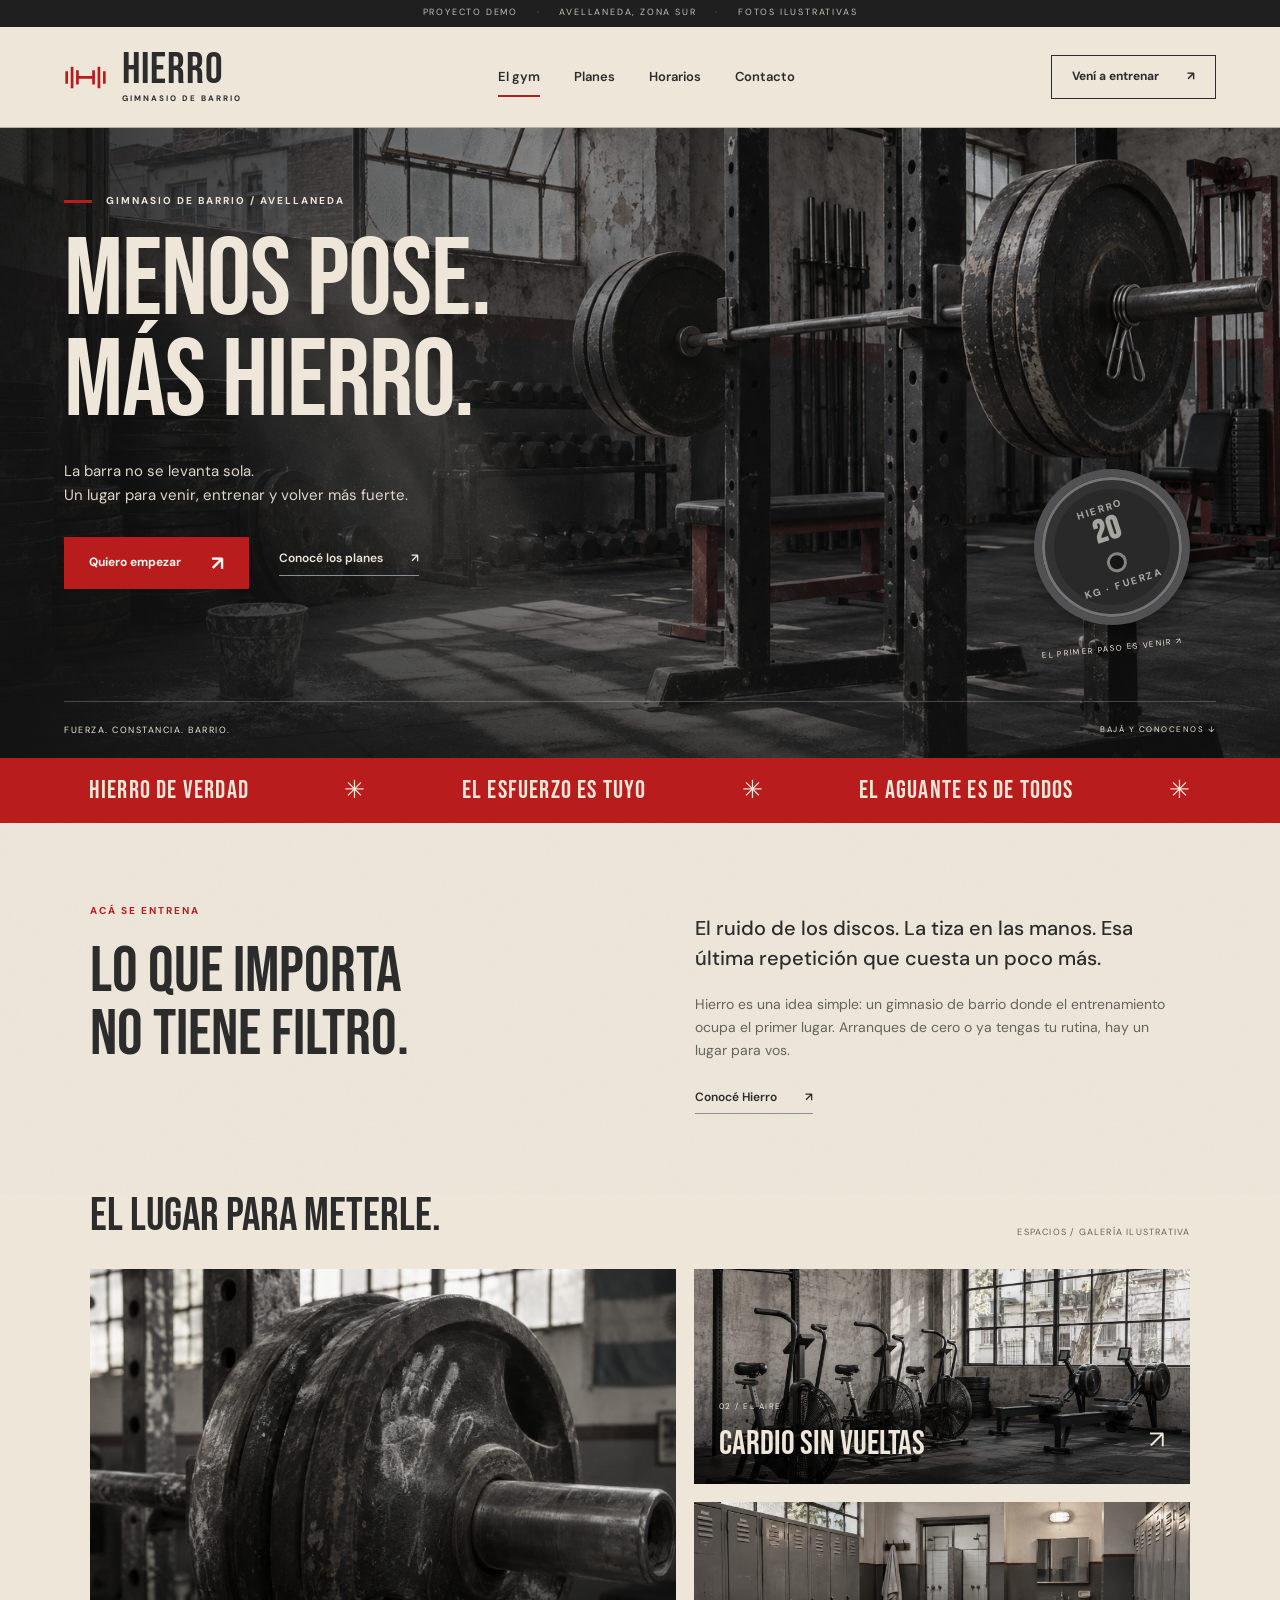
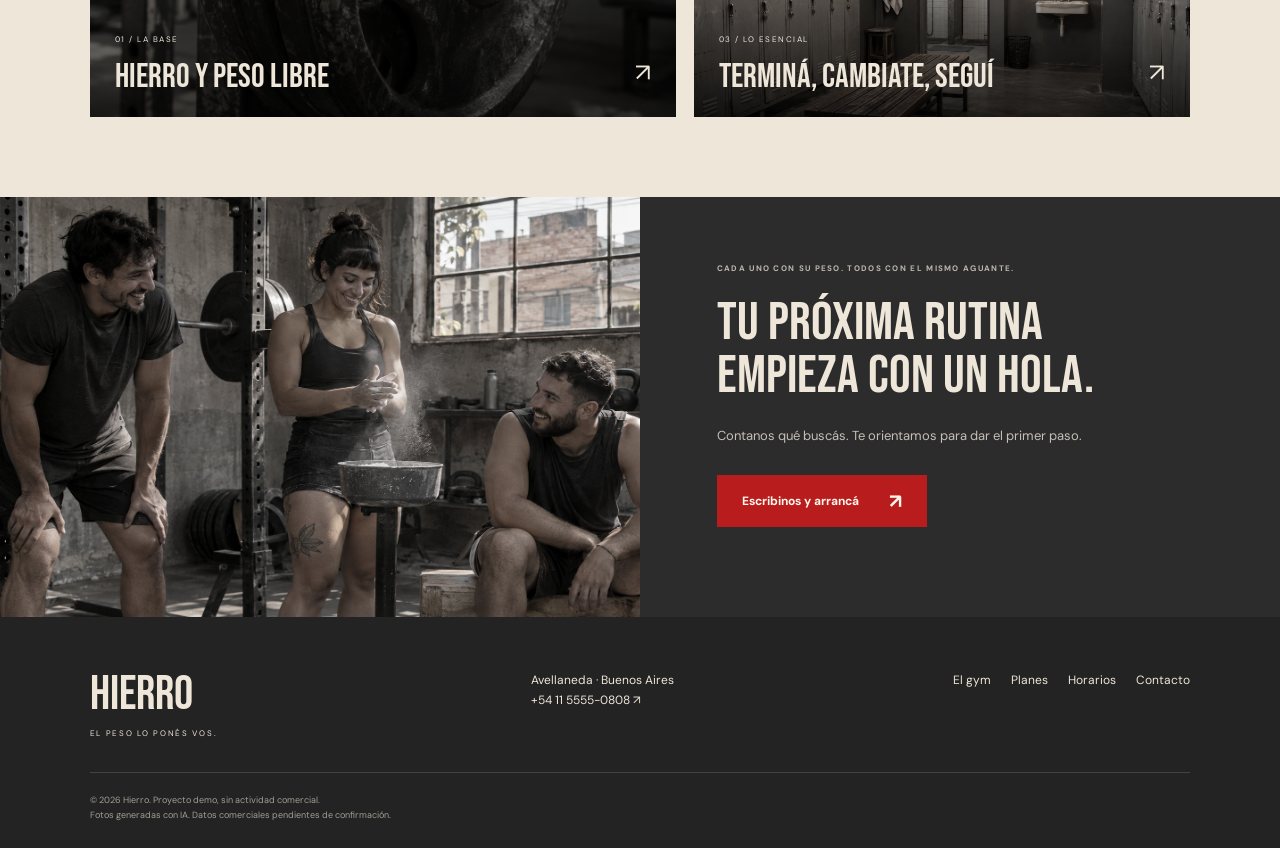
<file: index.html>
<!doctype html><html lang="es-AR"><head><meta charset="utf-8"><meta name="viewport" content="width=device-width,initial-scale=1"><meta name="robots" content="noindex,nofollow"><meta name="theme-color" content="#2C2C2C"><meta name="description" content="Hierro, gimnasio de barrio en Avellaneda. Proyecto demo de entrenamiento honesto, fuerza y comunidad."><title>Gimnasio de barrio — Hierro · Avellaneda</title><link rel="icon" href="assets/favicon.svg" type="image/svg+xml"><link rel="stylesheet" href="styles.css"><script src="script.js" defer></script></head><body><a class="skip" href="#contenido">Saltar al contenido</a><div class="demo-bar">PROYECTO DEMO <span>·</span> AVELLANEDA, ZONA SUR <span>·</span> FOTOS ILUSTRATIVAS</div><header><a class="brand" href="index.html" aria-label="Hierro, inicio"><svg viewBox="0 0 48 30" aria-hidden="true"><path d="M3 8v14M9 3v24M15 7v16M15 15h18M33 7v16M39 3v24M45 8v14"/></svg>HIERRO<span>GIMNASIO DE BARRIO</span></a><button class="menu-toggle" aria-expanded="false" aria-controls="nav">Menú <span>+</span></button><nav id="nav" aria-label="Principal"><a href="index.html" aria-current="page">El gym</a><a href="planes.html" >Planes</a><a href="horarios.html" >Horarios</a><a href="contacto.html" >Contacto</a></nav><a class="header-cta" href="contacto.html">Vení a entrenar <span>↗</span></a></header><main id="contenido"><section class="hero"><img class="hero-photo" src="assets/hero-rack.png" alt="Rack de sentadillas y discos de hierro en una sala de cemento" fetchpriority="high"><div class="hero-shade"></div><div class="hero-content"><p class="eyebrow"><span class="red-line"></span> GIMNASIO DE BARRIO / AVELLANEDA</p><h1 class="kinetic"><span>MENOS POSE.</span><span>MÁS HIERRO.</span></h1><p class="hero-copy">La barra no se levanta sola.<br>Un lugar para venir, entrenar y volver más fuerte.</p><div class="hero-actions"><a class="button" href="https://wa.me/541155550808?text=Hola%2C%20vi%20la%20demo%20de%20Hierro%20y%20quiero%20consultar%20para%20empezar." target="_blank" rel="noopener">Quiero empezar<span aria-hidden="true">↗</span></a><a class="text-link" href="planes.html">Conocé los planes <span>↗</span></a></div></div><a class="plate-link" href="planes.html" aria-label="Conocé los planes de Hierro"><span class="plate" aria-hidden="true"><span>HIERRO</span><b>20</b><i></i><span>KG · FUERZA</span></span><span class="plate-hint">EL PRIMER PASO ES VENIR ↗</span></a><div class="hero-bottom"><span>FUERZA. CONSTANCIA. BARRIO.</span><a href="#el-gym">BAJÁ Y CONOCENOS ↓</a></div></section><div class="ticker" aria-hidden="true"><span>HIERRO DE VERDAD</span><b>✳</b><span>EL ESFUERZO ES TUYO</span><b>✳</b><span>EL AGUANTE ES DE TODOS</span><b>✳</b></div><section id="el-gym" class="intro section"><div><p class="eyebrow">ACÁ SE ENTRENA</p><h2>Lo que importa<br>no tiene filtro.</h2></div><div class="intro-copy"><p>El ruido de los discos. La tiza en las manos. Esa última repetición que cuesta un poco más.</p><p>Hierro es una idea simple: un gimnasio de barrio donde el entrenamiento ocupa el primer lugar. Arranques de cero o ya tengas tu rutina, hay un lugar para vos.</p><a class="text-link dark" href="contacto.html">Conocé Hierro <span>↗</span></a></div></section><section class="spaces section"><div class="section-heading"><h2>El lugar para meterle.</h2><span>ESPACIOS / GALERÍA ILUSTRATIVA</span></div><div class="gallery"><a class="gallery-main" href="planes.html"><img src="assets/placas.png" loading="lazy" alt="Discos de hierro con marcas de tiza"><div><span>01 / LA BASE</span><h3>Hierro y peso libre</h3><b>↗</b></div></a><a href="horarios.html"><img src="assets/cardio.png" loading="lazy" alt="Bicicletas y remos en una sala industrial"><div><span>02 / EL AIRE</span><h3>Cardio sin vueltas</h3><b>↗</b></div></a><a href="contacto.html"><img src="assets/vestuarios.png" loading="lazy" alt="Vestuarios con lockers metálicos y banco de madera"><div><span>03 / LO ESENCIAL</span><h3>Terminá, cambiate, seguí</h3><b>↗</b></div></a></div></section><section class="community"><img src="assets/comunidad.png" loading="lazy" alt="Personas compartiendo un descanso en el gimnasio"><div><p class="eyebrow">CADA UNO CON SU PESO. TODOS CON EL MISMO AGUANTE.</p><h2>Tu próxima rutina<br>empieza con un hola.</h2><p>Contanos qué buscás. Te orientamos para dar el primer paso.</p><a class="button" href="https://wa.me/541155550808?text=Hola%2C%20vi%20la%20demo%20de%20Hierro%20y%20quiero%20consultar%20para%20empezar." target="_blank" rel="noopener">Escribinos y arrancá<span aria-hidden="true">↗</span></a></div></section></main><footer><a class="footer-brand" href="index.html">HIERRO<span>EL PESO LO PONÉS VOS.</span></a><div>Avellaneda · Buenos Aires<br><a href="https://wa.me/541155550808" target="_blank" rel="noopener">+54 11 5555-0808 ↗</a></div><div class="footer-links"><a href="index.html" aria-current="page">El gym</a><a href="planes.html" >Planes</a><a href="horarios.html" >Horarios</a><a href="contacto.html" >Contacto</a></div><div class="fineprint">© 2026 Hierro. Proyecto demo, sin actividad comercial.<br>Fotos generadas con IA. Datos comerciales pendientes de confirmación.</div></footer></body></html>
</file>
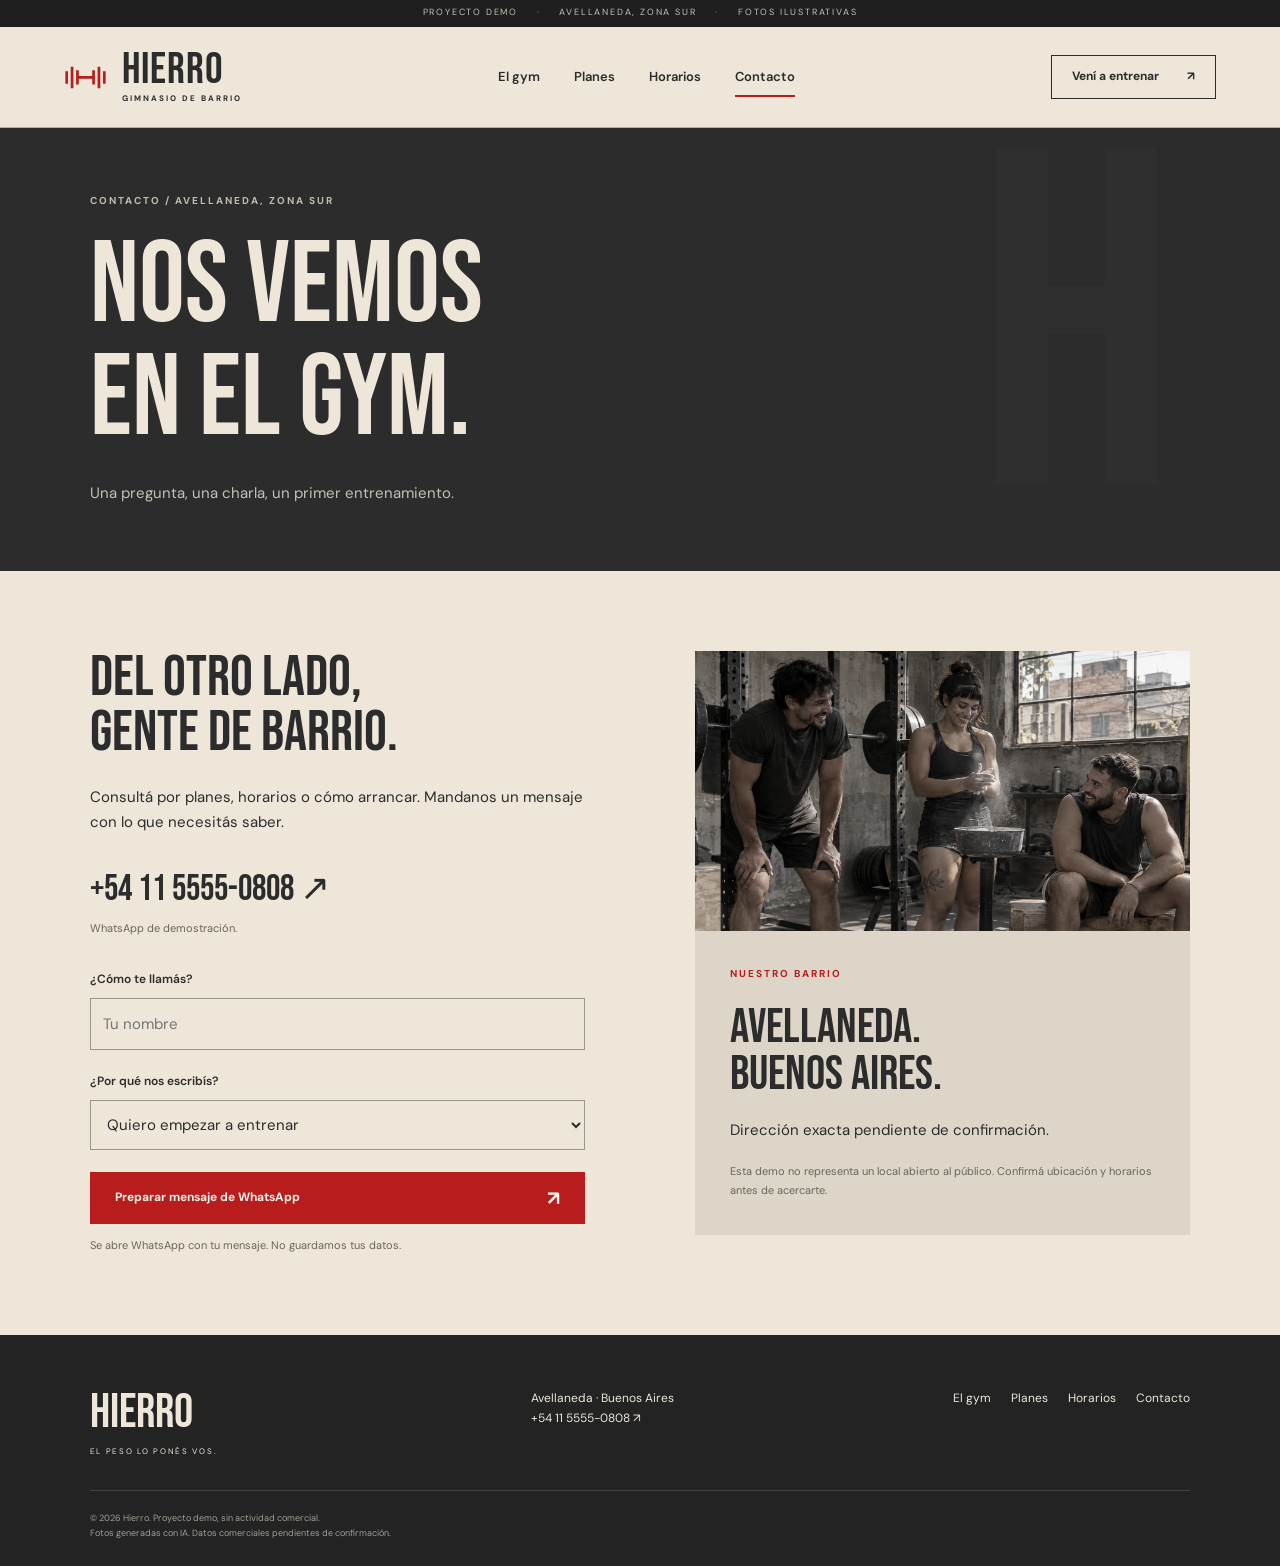
<file: contacto.html>
<!doctype html><html lang="es-AR"><head><meta charset="utf-8"><meta name="viewport" content="width=device-width,initial-scale=1"><meta name="robots" content="noindex,nofollow"><meta name="theme-color" content="#2C2C2C"><meta name="description" content="Hierro, gimnasio de barrio en Avellaneda. Proyecto demo de entrenamiento honesto, fuerza y comunidad."><title>Contacto — Hierro · Avellaneda</title><link rel="icon" href="assets/favicon.svg" type="image/svg+xml"><link rel="stylesheet" href="styles.css"><script src="script.js" defer></script></head><body><a class="skip" href="#contenido">Saltar al contenido</a><div class="demo-bar">PROYECTO DEMO <span>·</span> AVELLANEDA, ZONA SUR <span>·</span> FOTOS ILUSTRATIVAS</div><header><a class="brand" href="index.html" aria-label="Hierro, inicio"><svg viewBox="0 0 48 30" aria-hidden="true"><path d="M3 8v14M9 3v24M15 7v16M15 15h18M33 7v16M39 3v24M45 8v14"/></svg>HIERRO<span>GIMNASIO DE BARRIO</span></a><button class="menu-toggle" aria-expanded="false" aria-controls="nav">Menú <span>+</span></button><nav id="nav" aria-label="Principal"><a href="index.html" >El gym</a><a href="planes.html" >Planes</a><a href="horarios.html" >Horarios</a><a href="contacto.html" aria-current="page">Contacto</a></nav><a class="header-cta" href="contacto.html">Vení a entrenar <span>↗</span></a></header><main id="contenido"><section class="page-title section"><p class="eyebrow">CONTACTO / AVELLANEDA, ZONA SUR</p><h1>Nos vemos<br>en el gym.</h1><p>Una pregunta, una charla, un primer entrenamiento.</p></section><section class="contact-layout section"><div><h2>Del otro lado,<br>gente de barrio.</h2><p>Consultá por planes, horarios o cómo arrancar. Mandanos un mensaje con lo que necesitás saber.</p><a class="phone" href="https://wa.me/541155550808" target="_blank" rel="noopener">+54 11 5555-0808 ↗</a><p class="note">WhatsApp de demostración.</p><form id="contact-form"><label for="name">¿Cómo te llamás?</label><input id="name" name="name" autocomplete="given-name" placeholder="Tu nombre" required maxlength="60"><label for="interest">¿Por qué nos escribís?</label><select id="interest" name="interest"><option>Quiero empezar a entrenar</option><option>Quiero consultar planes</option><option>Quiero consultar horarios</option></select><button class="button" type="submit">Preparar mensaje de WhatsApp <span>↗</span></button><p class="note">Se abre WhatsApp con tu mensaje. No guardamos tus datos.</p></form></div><div class="location"><img src="assets/comunidad.png" alt="Comunidad de entrenamiento en una sala de fuerza"><div><p class="eyebrow">NUESTRO BARRIO</p><h2>Avellaneda.<br>Buenos Aires.</h2><p>Dirección exacta pendiente de confirmación.</p><p class="note">Esta demo no representa un local abierto al público. Confirmá ubicación y horarios antes de acercarte.</p></div></div></section></main><footer><a class="footer-brand" href="index.html">HIERRO<span>EL PESO LO PONÉS VOS.</span></a><div>Avellaneda · Buenos Aires<br><a href="https://wa.me/541155550808" target="_blank" rel="noopener">+54 11 5555-0808 ↗</a></div><div class="footer-links"><a href="index.html" >El gym</a><a href="planes.html" >Planes</a><a href="horarios.html" >Horarios</a><a href="contacto.html" aria-current="page">Contacto</a></div><div class="fineprint">© 2026 Hierro. Proyecto demo, sin actividad comercial.<br>Fotos generadas con IA. Datos comerciales pendientes de confirmación.</div></footer></body></html>
</file>
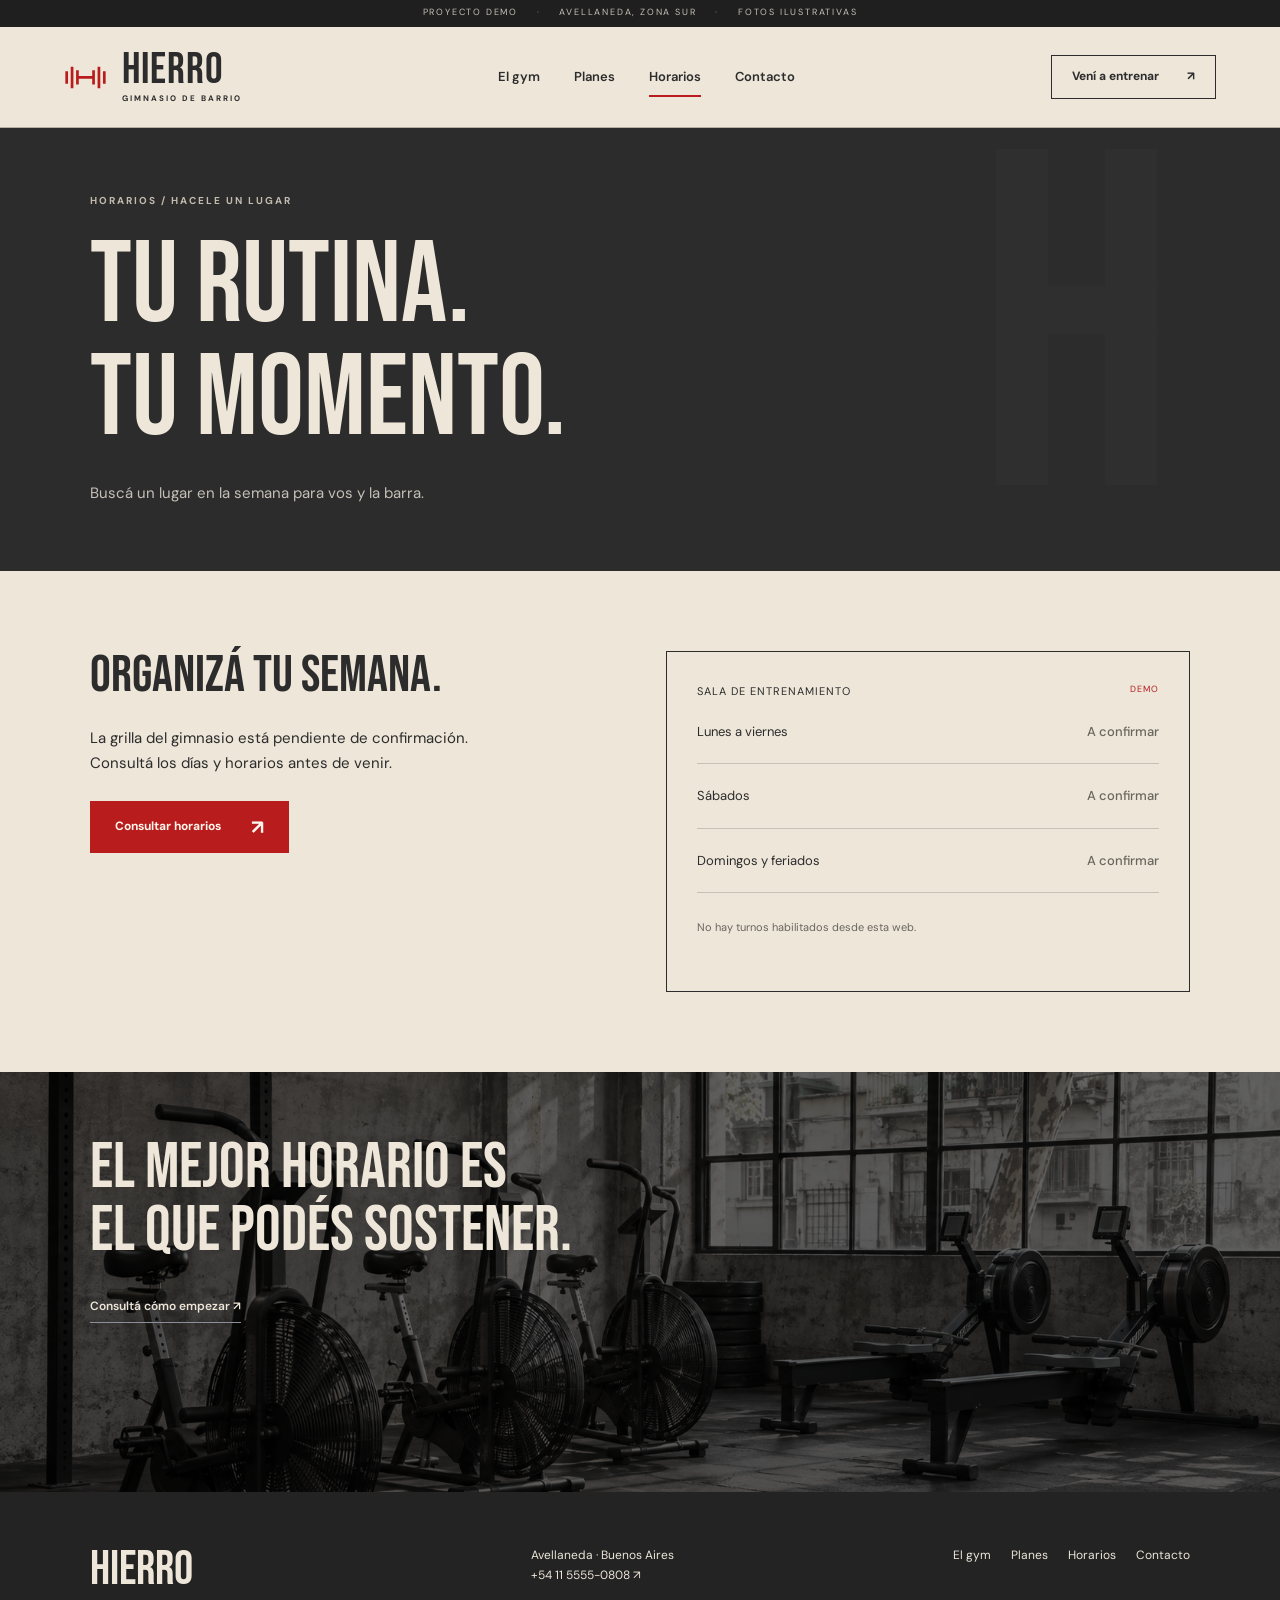
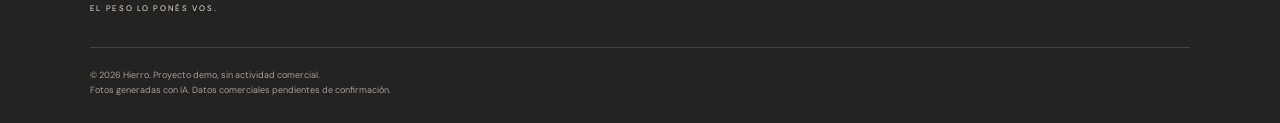
<file: horarios.html>
<!doctype html><html lang="es-AR"><head><meta charset="utf-8"><meta name="viewport" content="width=device-width,initial-scale=1"><meta name="robots" content="noindex,nofollow"><meta name="theme-color" content="#2C2C2C"><meta name="description" content="Hierro, gimnasio de barrio en Avellaneda. Proyecto demo de entrenamiento honesto, fuerza y comunidad."><title>Horarios — Hierro · Avellaneda</title><link rel="icon" href="assets/favicon.svg" type="image/svg+xml"><link rel="stylesheet" href="styles.css"><script src="script.js" defer></script></head><body><a class="skip" href="#contenido">Saltar al contenido</a><div class="demo-bar">PROYECTO DEMO <span>·</span> AVELLANEDA, ZONA SUR <span>·</span> FOTOS ILUSTRATIVAS</div><header><a class="brand" href="index.html" aria-label="Hierro, inicio"><svg viewBox="0 0 48 30" aria-hidden="true"><path d="M3 8v14M9 3v24M15 7v16M15 15h18M33 7v16M39 3v24M45 8v14"/></svg>HIERRO<span>GIMNASIO DE BARRIO</span></a><button class="menu-toggle" aria-expanded="false" aria-controls="nav">Menú <span>+</span></button><nav id="nav" aria-label="Principal"><a href="index.html" >El gym</a><a href="planes.html" >Planes</a><a href="horarios.html" aria-current="page">Horarios</a><a href="contacto.html" >Contacto</a></nav><a class="header-cta" href="contacto.html">Vení a entrenar <span>↗</span></a></header><main id="contenido"><section class="page-title section"><p class="eyebrow">HORARIOS / HACELE UN LUGAR</p><h1>Tu rutina.<br>Tu momento.</h1><p>Buscá un lugar en la semana para vos y la barra.</p></section><section class="schedule section"><div><h2>Organizá tu semana.</h2><p>La grilla del gimnasio está pendiente de confirmación. Consultá los días y horarios antes de venir.</p><a class="button" href="https://wa.me/541155550808?text=Hola%2C%20vi%20la%20demo%20de%20Hierro.%20%C2%BFCu%C3%A1les%20ser%C3%ADan%20los%20d%C3%ADas%20y%20horarios%20disponibles%3F" target="_blank" rel="noopener">Consultar horarios<span aria-hidden="true">↗</span></a></div><div class="schedule-board"><div class="board-head">SALA DE ENTRENAMIENTO <span>DEMO</span></div><div class="data-row"><span>Lunes a viernes</span><b>A confirmar</b></div><div class="data-row"><span>Sábados</span><b>A confirmar</b></div><div class="data-row"><span>Domingos y feriados</span><b>A confirmar</b></div><p>No hay turnos habilitados desde esta web.</p></div></section><section class="wide-photo"><img src="assets/cardio.png" alt="Sector de cardio con bicicletas y remos"><div><h2>El mejor horario es<br>el que podés sostener.</h2><a class="text-link" href="planes.html">Consultá cómo empezar ↗</a></div></section></main><footer><a class="footer-brand" href="index.html">HIERRO<span>EL PESO LO PONÉS VOS.</span></a><div>Avellaneda · Buenos Aires<br><a href="https://wa.me/541155550808" target="_blank" rel="noopener">+54 11 5555-0808 ↗</a></div><div class="footer-links"><a href="index.html" >El gym</a><a href="planes.html" >Planes</a><a href="horarios.html" aria-current="page">Horarios</a><a href="contacto.html" >Contacto</a></div><div class="fineprint">© 2026 Hierro. Proyecto demo, sin actividad comercial.<br>Fotos generadas con IA. Datos comerciales pendientes de confirmación.</div></footer></body></html>
</file>
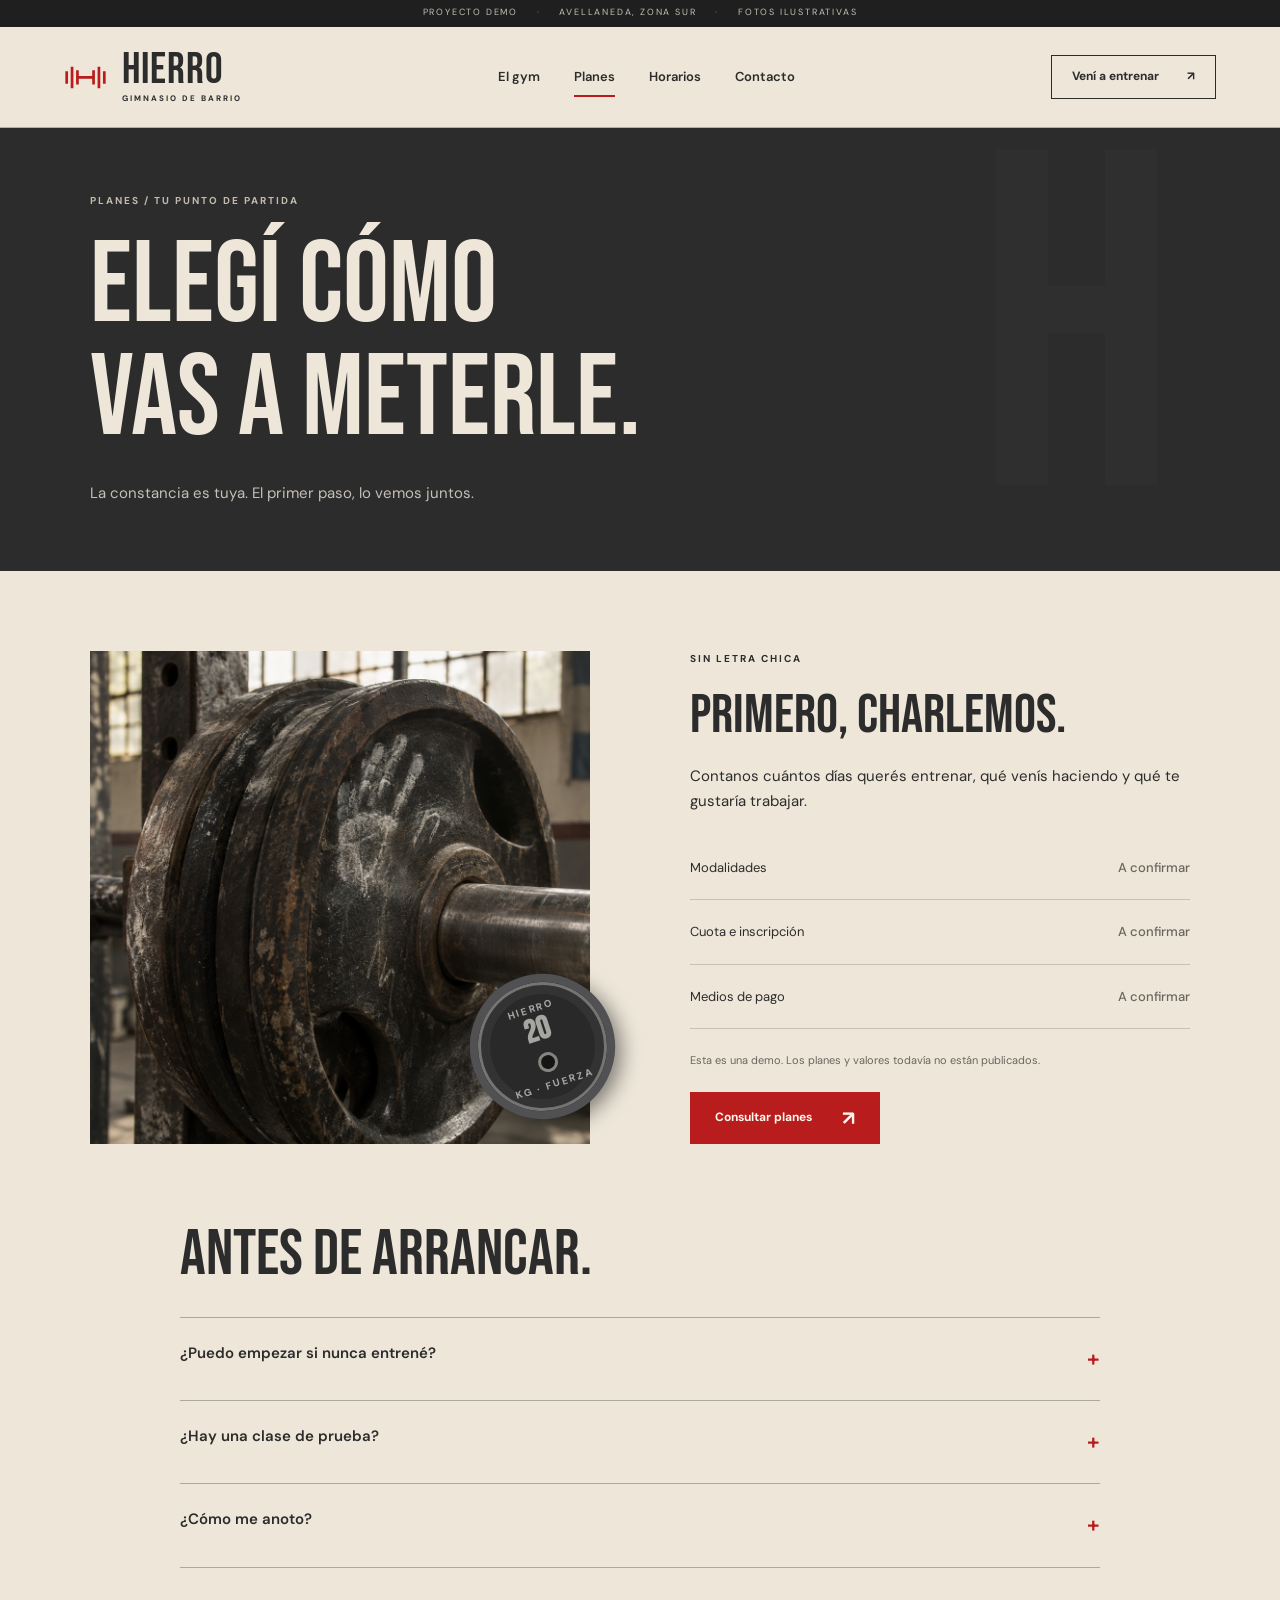
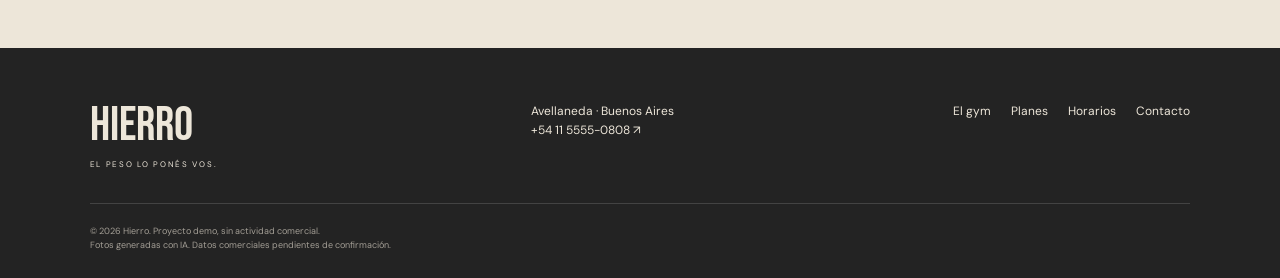
<file: planes.html>
<!doctype html><html lang="es-AR"><head><meta charset="utf-8"><meta name="viewport" content="width=device-width,initial-scale=1"><meta name="robots" content="noindex,nofollow"><meta name="theme-color" content="#2C2C2C"><meta name="description" content="Hierro, gimnasio de barrio en Avellaneda. Proyecto demo de entrenamiento honesto, fuerza y comunidad."><title>Planes — Hierro · Avellaneda</title><link rel="icon" href="assets/favicon.svg" type="image/svg+xml"><link rel="stylesheet" href="styles.css"><script src="script.js" defer></script></head><body><a class="skip" href="#contenido">Saltar al contenido</a><div class="demo-bar">PROYECTO DEMO <span>·</span> AVELLANEDA, ZONA SUR <span>·</span> FOTOS ILUSTRATIVAS</div><header><a class="brand" href="index.html" aria-label="Hierro, inicio"><svg viewBox="0 0 48 30" aria-hidden="true"><path d="M3 8v14M9 3v24M15 7v16M15 15h18M33 7v16M39 3v24M45 8v14"/></svg>HIERRO<span>GIMNASIO DE BARRIO</span></a><button class="menu-toggle" aria-expanded="false" aria-controls="nav">Menú <span>+</span></button><nav id="nav" aria-label="Principal"><a href="index.html" >El gym</a><a href="planes.html" aria-current="page">Planes</a><a href="horarios.html" >Horarios</a><a href="contacto.html" >Contacto</a></nav><a class="header-cta" href="contacto.html">Vení a entrenar <span>↗</span></a></header><main id="contenido"><section class="page-title section"><p class="eyebrow">PLANES / TU PUNTO DE PARTIDA</p><h1>Elegí cómo<br>vas a meterle.</h1><p>La constancia es tuya. El primer paso, lo vemos juntos.</p></section><section class="plan-layout section"><div class="plan-image"><img src="assets/placas.png" alt="Detalle de discos de hierro"><div><span class="plate" aria-hidden="true"><span>HIERRO</span><b>20</b><i></i><span>KG · FUERZA</span></span></div></div><div class="plan-info"><p class="eyebrow">SIN LETRA CHICA</p><h2>Primero, charlemos.</h2><p>Contanos cuántos días querés entrenar, qué venís haciendo y qué te gustaría trabajar.</p><div class="data-row"><span>Modalidades</span><b>A confirmar</b></div><div class="data-row"><span>Cuota e inscripción</span><b>A confirmar</b></div><div class="data-row"><span>Medios de pago</span><b>A confirmar</b></div><p class="note">Esta es una demo. Los planes y valores todavía no están publicados.</p><a class="button" href="https://wa.me/541155550808?text=Hola%2C%20vi%20la%20demo%20de%20Hierro.%20Quisiera%20conocer%20los%20planes%2C%20valores%20y%20condiciones." target="_blank" rel="noopener">Consultar planes<span aria-hidden="true">↗</span></a></div></section><section class="faq section"><h2>Antes de arrancar.</h2><details><summary>¿Puedo empezar si nunca entrené?<span>+</span></summary><p>Sí, podés consultar desde cero. Contanos tu experiencia para conversar sobre el acompañamiento y las opciones disponibles.</p></details><details><summary>¿Hay una clase de prueba?<span>+</span></summary><p>La disponibilidad y las condiciones están pendientes de confirmación. Consultalas por WhatsApp antes de acercarte.</p></details><details><summary>¿Cómo me anoto?<span>+</span></summary><p>Escribinos al número demo. En un gimnasio en funcionamiento se confirmarían primero el plan, los requisitos y la disponibilidad.</p></details></section></main><footer><a class="footer-brand" href="index.html">HIERRO<span>EL PESO LO PONÉS VOS.</span></a><div>Avellaneda · Buenos Aires<br><a href="https://wa.me/541155550808" target="_blank" rel="noopener">+54 11 5555-0808 ↗</a></div><div class="footer-links"><a href="index.html" >El gym</a><a href="planes.html" aria-current="page">Planes</a><a href="horarios.html" >Horarios</a><a href="contacto.html" >Contacto</a></div><div class="fineprint">© 2026 Hierro. Proyecto demo, sin actividad comercial.<br>Fotos generadas con IA. Datos comerciales pendientes de confirmación.</div></footer></body></html>
</file>
<file: styles.css>
@font-face{font-family:Bebas;src:url('assets/bebas.ttf')}@font-face{font-family:DM;src:url('assets/dm-sans.ttf')}*{box-sizing:border-box}html{scroll-behavior:smooth;scroll-padding-top:20px}body{margin:0;background:#ede6d9;color:#2c2c2c;font-family:DM,Arial,sans-serif;font-size:15px;line-height:1.65}a{color:inherit;text-decoration:none}button,input,select{font:inherit}button,a,input,select,summary{-webkit-tap-highlight-color:transparent}a:focus-visible,button:focus-visible,summary:focus-visible,input:focus-visible,select:focus-visible{outline:3px solid #b91c1c;outline-offset:5px}img{display:block;width:100%;height:100%;object-fit:cover}h1,h2,h3,p{margin:0}h1,h2,h3{font-family:Bebas,sans-serif;font-weight:400;line-height:.98}h2{font-size:clamp(44px,5vw,68px)}p+p{margin-top:20px}.demo-bar{height:27px;background:#1f1f1f;color:#c5c0b7;font-size:9px;letter-spacing:1.8px;text-align:center;padding:5px 12px}.demo-bar span{color:#8a8f98;margin:0 15px}header{height:101px;padding:0 5%;display:flex;align-items:center;justify-content:space-between;border-bottom:1px solid #b5afa3;background:#ede6d9}.brand{position:relative;display:grid;grid-template-columns:48px auto;column-gap:10px;align-items:center;font-family:Bebas;font-size:44px;line-height:.8;letter-spacing:1px}.brand svg{width:43px;stroke:#b91c1c;stroke-width:3;fill:none;grid-row:1/3}.brand>span{font-family:DM;font-size:8px;font-weight:700;letter-spacing:2px;margin-top:8px}nav{display:flex;gap:34px;font-size:13px;font-weight:600}nav a{padding:12px 0;position:relative}nav a[aria-current]:after{content:'';position:absolute;bottom:3px;left:0;width:100%;height:2px;background:#b91c1c}nav a:hover{color:#b91c1c}.header-cta{border:1px solid #2c2c2c;padding:11px 20px;font-weight:700;font-size:12px}.header-cta span{margin-left:25px}.header-cta:hover{background:#2c2c2c;color:#ede6d9}.menu-toggle{display:none}.hero{height:630px;min-height:590px;position:relative;color:#ede6d9;background:#2c2c2c;overflow:hidden}.hero-photo{position:absolute;inset:0;object-position:center 56%;filter:saturate(.4)}.hero-shade{position:absolute;inset:0;background:linear-gradient(90deg,rgba(18,18,18,.88),rgba(18,18,18,.32) 65%,rgba(18,18,18,.12)),linear-gradient(0deg,rgba(18,18,18,.65),transparent 30%)}.hero-content{position:relative;padding:65px 5% 70px;z-index:1}.eyebrow{font-size:10px;font-weight:700;letter-spacing:2px;line-height:1.6;margin-bottom:22px}.red-line{display:inline-block;width:28px;height:3px;background:#b91c1c;vertical-align:middle;margin-right:10px}.hero h1{font-size:clamp(78px,8.6vw,132px);line-height:.92;letter-spacing:-1px}.hero h1 span{display:block;transform-origin:left center;animation:headline-in .8s ease-out both}.hero h1 span+span{animation-delay:.12s}.hero-copy{margin-top:25px;color:#ddd6ca;line-height:1.6;font-size:15px}.hero-actions{display:flex;gap:30px;align-items:center;margin-top:30px}.button{display:inline-flex;gap:30px;justify-content:space-between;align-items:center;background:#b91c1c;color:#fff7ed;border:1px solid #b91c1c;padding:15px 24px;font-size:12px;font-weight:700;cursor:pointer;transition:background .2s,transform .2s}.button span{font-size:20px;line-height:1}.button:hover{background:#941616;border-color:#941616;transform:translateY(-2px)}.text-link{display:inline-flex;align-items:center;gap:28px;font-size:12px;font-weight:600;border-bottom:1px solid #8a8f98;padding-bottom:6px}.text-link:hover{color:#c85142}.text-link.dark:hover{color:#b91c1c}.plate-link{position:absolute;right:7%;bottom:103px;z-index:2;text-align:center}.plate{height:156px;width:156px;display:flex;flex-direction:column;align-items:center;justify-content:center;border:8px solid #515153;border-radius:50%;background:#29292a;box-shadow:inset 0 0 0 3px #747473,inset 0 0 0 12px #333334,4px 7px 20px #0007;transform:rotate(-18deg);transition:transform .7s cubic-bezier(.2,.7,.2,1);color:#a6a6a1;font-family:DM;position:relative}.plate span{font-size:10px;letter-spacing:2px;font-weight:800;line-height:1.4}.plate b{font-family:Bebas;font-size:32px;line-height:1}.plate i{height:20px;width:20px;background:#151515;border:3px solid #858580;border-radius:50%;margin:6px}.plate-link:hover .plate,.plan-image:hover .plate{transform:rotate(42deg)}.plate-hint{display:block;transform:rotate(-6deg);font-size:8px;letter-spacing:1.4px;margin-top:17px}.hero-bottom{position:absolute;bottom:0;left:5%;right:5%;height:57px;border-top:1px solid #ffffff38;display:flex;justify-content:space-between;align-items:center;font-size:9px;letter-spacing:1.5px}.hero-bottom a{font-size:8px}.ticker{display:flex;align-items:center;justify-content:space-around;gap:20px;background:#b91c1c;color:#ede6d9;min-height:61px;padding:12px 4%;font-family:Bebas;font-size:25px;letter-spacing:1.2px}.ticker b{font-size:25px;font-weight:400}.section{padding:80px 7%}.intro{display:grid;grid-template-columns:1fr 1fr;gap:10%;background-image:url("data:image/svg+xml,%3Csvg viewBox='0 0 160 160' xmlns='http://www.w3.org/2000/svg'%3E%3Cfilter id='n'%3E%3CfeTurbulence type='fractalNoise' baseFrequency='.8' numOctaves='3' stitchTiles='stitch'/%3E%3C/filter%3E%3Cpath fill='%232c2c2c' opacity='.04' filter='url(%23n)' d='M0 0h160v160H0z'/%3E%3C/svg%3E")}.intro .eyebrow{color:#b91c1c}.intro-copy{max-width:470px;padding-top:10px}.intro-copy p:first-child{font-size:20px;font-weight:500;line-height:1.5}.intro-copy p+p{color:#65635e;font-size:14px}.intro-copy a{margin-top:25px}.spaces{padding-top:0}.section-heading{display:flex;align-items:end;justify-content:space-between;margin-bottom:30px;gap:20px}.section-heading h2{font-size:46px}.section-heading>span{font-size:9px;letter-spacing:1.2px;color:#66635e}.gallery{display:grid;grid-template-columns:1.18fr 1fr;grid-template-rows:215px 215px;gap:18px}.gallery>a{position:relative;overflow:hidden;color:#ede6d9;background:#2c2c2c}.gallery-main{grid-row:1/3}.gallery img{filter:saturate(.35);transition:transform .7s}.gallery a:hover img{transform:scale(1.04)}.gallery a:after{content:'';position:absolute;inset:0;background:linear-gradient(transparent 40%,#000b)}.gallery a>div{position:absolute;z-index:1;left:25px;bottom:24px;right:25px}.gallery span{font-size:8px;letter-spacing:1.5px}.gallery h3{font-size:34px;margin-top:10px}.gallery b{position:absolute;right:0;bottom:0;font-size:25px;font-weight:400}.community{display:grid;grid-template-columns:1fr 1fr;background:#2c2c2c;color:#ede6d9}.community>img{min-height:420px;filter:saturate(.35)}.community>div{padding:65px 12%}.community .eyebrow{font-size:8px;letter-spacing:1.3px;color:#bdb8ad}.community h2{font-size:54px}.community p:not(.eyebrow){font-size:13px;color:#c5c0b7;margin:22px 0}.community .button{margin-top:7px}footer{display:grid;grid-template-columns:1.3fr 1fr 1fr;padding:54px 7% 25px;gap:35px;background:#232323;color:#ede6d9;font-size:12px}.footer-brand{font-family:Bebas;font-size:48px;line-height:1}.footer-brand span{display:block;font-family:DM;font-size:8px;letter-spacing:1.7px;margin-top:10px}.footer-links{display:flex;gap:20px;justify-content:end;align-items:start}.fineprint{border-top:1px solid #ffffff25;padding-top:20px;grid-column:1/-1;color:#a39e95;font-size:9px}.page-title{background:#2c2c2c;color:#ede6d9;padding-top:65px;padding-bottom:65px;position:relative;overflow:hidden}.page-title:after{content:'H';position:absolute;right:8%;top:-75px;font:480px Bebas;color:#ffffff04;pointer-events:none}.page-title h1{font-size:clamp(78px,9vw,120px)}.page-title p:last-child{margin-top:24px;color:#c5c0b7}.page-title .eyebrow{color:#c3bbae}.plan-layout{display:grid;grid-template-columns:1fr 1fr;gap:9%}.plan-image{position:relative;min-height:450px}.plan-image>div{position:absolute;bottom:25px;right:-25px}.plan-image .plate{width:145px;height:145px}.plan-info>p:not(.eyebrow){margin:22px 0}.plan-info h2{font-size:55px}.data-row{display:flex;justify-content:space-between;gap:15px;padding:21px 0;border-bottom:1px solid #2c2c2c33;font-size:13px}.data-row b{font-weight:500;color:#6a655e}.note{font-size:11px;color:#6a655e;line-height:1.7}.faq{padding-top:0;max-width:1100px;margin:auto}.faq h2{margin-bottom:30px}.faq details{border-top:1px solid #2c2c2c55}.faq details:last-child{border-bottom:1px solid #2c2c2c55}.faq summary{padding:23px 0;list-style:none;cursor:pointer;font-weight:600;display:flex;justify-content:space-between}.faq summary::-webkit-details-marker{display:none}.faq summary span{color:#b91c1c;font-size:22px}.faq details[open] summary span{transform:rotate(45deg)}.faq details p{max-width:650px;padding:0 0 25px;color:#65635e}.schedule{display:grid;grid-template-columns:1fr 1.1fr;gap:9%}.schedule h2{font-size:52px}.schedule>div>p{margin:25px 0;max-width:410px}.schedule-board{border:1px solid #2c2c2c;padding:30px}.board-head{font-size:11px;letter-spacing:1px;display:flex;justify-content:space-between;gap:20px}.board-head span{color:#b91c1c;font-size:9px}.schedule-board>p{font-size:11px;color:#6a655e}.wide-photo{height:420px;position:relative;color:#ede6d9}.wide-photo img{filter:brightness(.4) saturate(.3)}.wide-photo>div{position:absolute;inset:0;padding:65px 7%}.wide-photo h2{margin-bottom:30px}.contact-layout{display:grid;grid-template-columns:1fr 1fr;gap:10%}.contact-layout>div>p{margin-top:23px}.phone{font-family:Bebas;font-size:36px;display:block;margin-top:25px}.contact-layout .phone+.note{margin-top:0}.contact-layout h2{font-size:57px}.location img{height:280px;filter:saturate(.4)}.location>div{background:#dcd5c8;padding:35px}.location h2{font-size:48px}.location p:not(.eyebrow){margin-top:20px}.location .eyebrow{color:#b91c1c}form{margin-top:32px;display:flex;flex-direction:column;align-items:stretch}label{font-size:12px;font-weight:600;margin-bottom:8px}input,select{background:transparent;border:1px solid #99958b;color:#2c2c2c;border-radius:0;padding:13px 12px;width:100%;margin-bottom:22px}form .button{text-align:left}form .note{margin-top:12px}.skip{position:fixed;left:10px;top:-100px;z-index:100;background:#ede6d9;padding:10px}.skip:focus{top:10px}@keyframes headline-in{from{transform:translateX(-30px) skewX(-4deg);opacity:.15}to{transform:translateX(0) skewX(0);opacity:1}}
@media(min-width:1500px){.hero-content{padding-top:80px}.hero{height:720px}}@media(max-width:900px){nav{gap:20px}.header-cta{display:none}.hero h1{font-size:95px}.plate-link{right:5%;bottom:110px}.plate{width:125px;height:125px}.section{padding:60px 5%}.community>div{padding:45px 8%}.community h2{font-size:45px}.footer-links{flex-wrap:wrap;gap:10px 20px}.spaces{padding-top:0}.plan-layout,.schedule,.contact-layout{gap:6%}.plan-info h2,.schedule h2{font-size:43px}.plan-image>div{right:10px}.faq{padding-top:0}}
@media(max-width:600px){.demo-bar{font-size:7px;letter-spacing:1px;height:25px;padding-top:6px}.demo-bar span{margin:0 6px}header{height:83px;padding:0 6%;position:relative;z-index:5}.brand{font-size:38px;grid-template-columns:40px auto;gap:7px}.brand svg{width:36px}.brand>span{font-size:7px;letter-spacing:1.4px}.menu-toggle{display:flex;align-items:center;gap:18px;padding:10px 0;background:none;border:0;font-size:12px;color:#2c2c2c}.menu-toggle span{font-size:23px}nav{display:none;position:absolute;top:83px;left:0;right:0;padding:20px 6% 30px;background:#ede6d9;border-bottom:2px solid #b91c1c;box-shadow:0 15px 20px #0002}nav.open{display:flex;flex-direction:column;gap:0}nav a{padding:12px}nav a[aria-current]:after{width:35px;left:12px}.hero{height:650px;min-height:0}.hero-photo{object-position:61% center}.hero-shade{background:linear-gradient(90deg,#161616d9,#16161655),linear-gradient(0deg,#111b,transparent)}.hero-content{padding:43px 6% 80px}.hero .eyebrow{font-size:8px;letter-spacing:1.4px;margin-bottom:26px}.red-line{width:20px;margin-right:6px}.hero h1{font-size:clamp(62px,16.3vw,98px);letter-spacing:-.5px}.hero-copy{font-size:14px;margin-top:24px;max-width:280px}.hero-actions{align-items:flex-start;flex-direction:column;gap:23px;margin-top:27px}.button{font-size:12px;padding:14px 19px}.plate-link{right:8%;bottom:80px}.plate-link .plate{height:98px;width:98px;border-width:6px}.plate-link .plate span{font-size:6px}.plate-link .plate b{font-size:21px}.plate-link .plate i{height:14px;width:14px;margin:3px;border-width:2px}.plate-hint{font-size:6px;max-width:110px;margin-top:10px}.hero-bottom{left:6%;right:6%;height:50px;font-size:7px;letter-spacing:.8px}.hero-bottom a{font-size:6px}.ticker{min-height:50px;gap:12px;overflow:hidden;justify-content:flex-start;white-space:nowrap;font-size:20px;padding:10px 6%}.ticker b{font-size:19px}.section{padding:50px 6%}.intro{grid-template-columns:1fr;gap:30px}.intro h2{font-size:53px}.eyebrow{font-size:9px;margin-bottom:18px}.intro-copy{padding:0}.intro-copy p:first-child{font-size:19px}.intro-copy p+p{font-size:14px}.spaces{padding-top:0}.section-heading{align-items:start;flex-direction:column;gap:12px;margin-bottom:25px}.section-heading h2{font-size:42px}.section-heading>span{font-size:8px}.gallery{grid-template-columns:1fr;grid-template-rows:340px 230px 230px;gap:14px}.gallery-main{grid-row:auto}.gallery a>div{left:20px;bottom:20px;right:20px}.gallery h3{font-size:33px}.community{grid-template-columns:1fr}.community>img{height:290px;min-height:0}.community>div{padding:40px 6% 50px}.community h2{font-size:48px}.community .eyebrow{max-width:280px;font-size:8px}.community p:not(.eyebrow){font-size:14px}footer{grid-template-columns:1fr;gap:28px;padding:40px 6% 25px}.footer-links{justify-content:start;gap:25px}.fineprint{font-size:8px}.page-title{padding:48px 6%}.page-title h1{font-size:78px}.page-title p:last-child{font-size:14px;max-width:280px}.page-title:after{font-size:350px;top:-20px;right:-30px}.plan-layout,.schedule,.contact-layout{grid-template-columns:1fr;gap:38px}.plan-image{min-height:300px;height:300px}.plan-image .plate{height:120px;width:120px}.plan-info h2{font-size:49px}.faq{padding-top:0}.faq h2{font-size:45px}.faq summary{font-size:14px;gap:20px}.faq details p{font-size:14px}.schedule h2{font-size:48px}.schedule-board{padding:23px}.data-row{font-size:12px}.board-head{font-size:9px}.wide-photo{height:360px}.wide-photo>div{padding:60px 6%}.wide-photo h2{font-size:48px}.contact-layout h2{font-size:52px}.phone{font-size:32px}.location img{height:250px}.location>div{padding:30px}.location h2{font-size:46px}input,select{font-size:16px}}
@media(prefers-reduced-motion:reduce){html{scroll-behavior:auto}*,*:before,*:after{animation:none!important;transition:none!important}}
</file>
